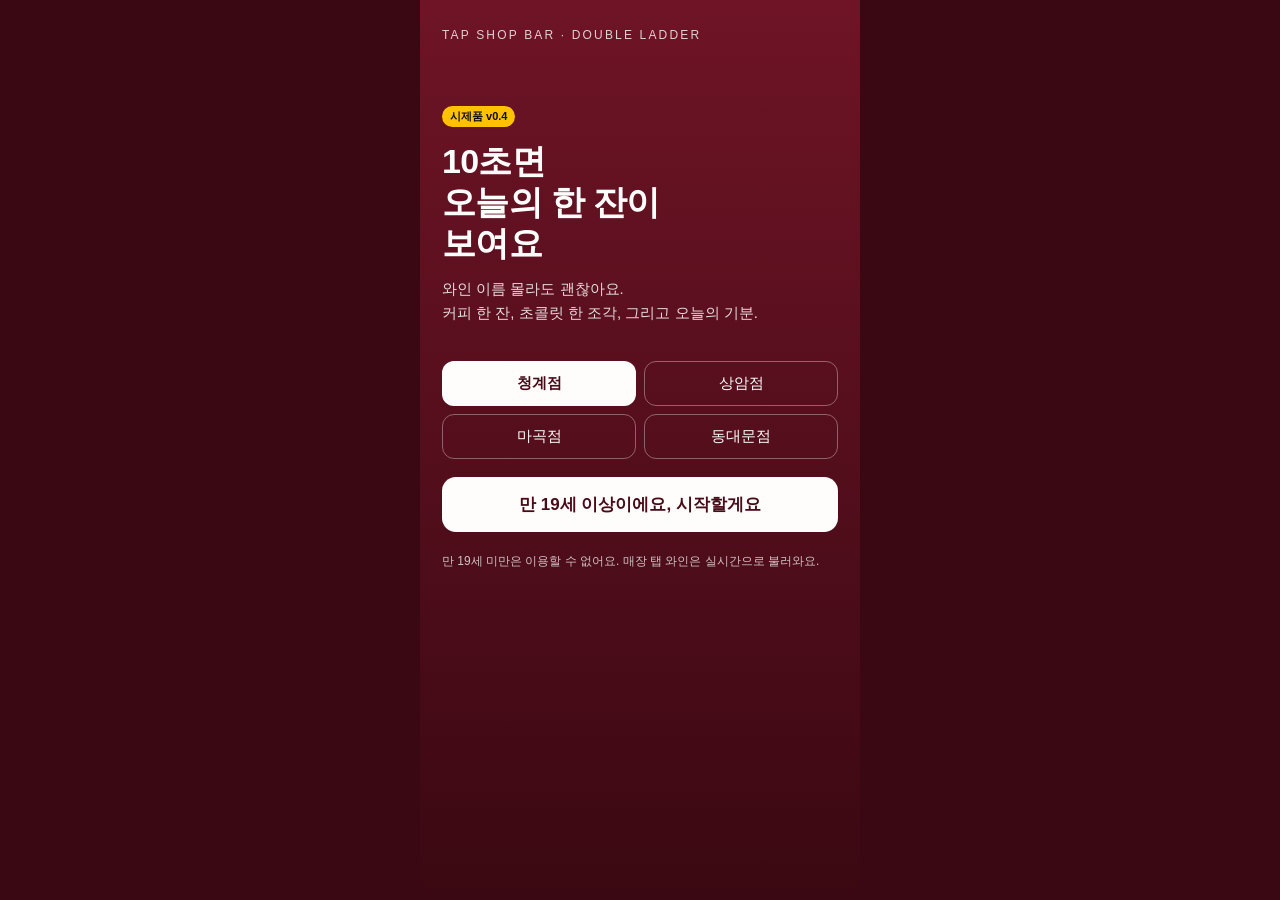
<file: ladder/index.html>
<!doctype html><html lang="ko"><head><meta charset="utf-8"><meta name="viewport" content="width=device-width,initial-scale=1,viewport-fit=cover"><meta name="robots" content="noindex,nofollow"><meta property="og:type" content="website"><meta property="og:title" content="10초 와인 사다리 · 탭샵바 시제품"><meta property="og:description" content="커피 한 잔, 초콜릿 한 조각, 오늘의 기분. 10초면 오늘의 한 잔이 보여요."><meta property="og:image" content="https://tapshopbar.github.io/tapping/ladder/og.jpg"><meta property="og:url" content="https://tapshopbar.github.io/tapping/ladder/"><meta name="twitter:card" content="summary_large_image"><title>TSB 더블 사다리 · 10초 와인 시제품 v0.4</title><style>
:root{--wine:#4A0B18;--wine2:#6E1426;--wine3:#3A0812;--navy:#141B33;--cream:#FFFDFC;--ink:#0E0E0E;--yellow:#FFC100;--blue:#156DFF;--rose:#C9A0A8;--grey:#8A8384}
*{box-sizing:border-box;-webkit-tap-highlight-color:transparent}
html,body{margin:0;background:var(--wine3);font-family:-apple-system,BlinkMacSystemFont,"Apple SD Gothic Neo","Pretendard","Noto Sans KR",sans-serif;color:var(--ink)}
.app{max-width:440px;margin:0 auto;min-height:100vh;background:var(--cream);position:relative;overflow:hidden}
.screen{display:none;padding:28px 22px 40px;min-height:100vh;animation:fade .35s ease}
.screen.on{display:block}
@keyframes fade{from{opacity:0;transform:translateY(8px)}to{opacity:1;transform:none}}
.dark{background:linear-gradient(180deg,var(--wine2),var(--wine3));color:var(--cream)}
.brand{font-size:12px;letter-spacing:.18em;opacity:.8}
.hero{margin-top:64px}
.hero h1{font-size:34px;line-height:1.2;margin:0 0 14px;letter-spacing:-.02em}
.hero p{font-size:15px;line-height:1.6;opacity:.85;margin:0}
.badge{display:inline-block;background:var(--yellow);color:var(--ink);font-size:11px;font-weight:700;padding:3px 8px;border-radius:99px;margin-bottom:14px}
.stores{display:flex;gap:8px;flex-wrap:wrap;margin:36px 0 18px}
.stores button{flex:1 1 40%;padding:12px;border-radius:12px;border:1px solid rgba(255,253,252,.35);background:transparent;color:var(--cream);font-size:15px}
.stores button.sel{background:var(--cream);color:var(--wine);font-weight:700}
.cta{display:block;width:100%;padding:16px;border:0;border-radius:14px;background:var(--cream);color:var(--wine);font-size:17px;font-weight:700;margin-top:12px}
.cta.wine{background:var(--wine);color:var(--cream)}
.ghost{display:block;width:100%;padding:12px;border:0;background:transparent;color:inherit;opacity:.7;font-size:14px;margin-top:6px}
.prog{display:flex;gap:6px;margin-bottom:28px}.prog i{flex:1;height:3px;border-radius:2px;background:#eadfe0}.prog i.on{background:var(--wine)}
.q h2{font-size:24px;line-height:1.35;margin:0 0 6px;letter-spacing:-.02em}
.q .hint{font-size:13px;color:var(--grey);margin:0 0 22px}
.opt{display:flex;align-items:center;gap:14px;padding:16px;border:1.5px solid #eee3e4;border-radius:16px;margin-bottom:10px;background:#fff;cursor:pointer;transition:all .15s}
.opt:active{transform:scale(.98)}
.opt.sel{border-color:var(--wine);background:#fbf3f4}
.opt .ic{width:44px;height:44px;border-radius:12px;flex:none;display:flex;align-items:center;justify-content:center;font-size:12px;font-weight:700;color:#fff}
.opt .t{font-size:16px;font-weight:600}.opt .s{font-size:12.5px;color:var(--grey);margin-top:2px}
.grid{display:grid;grid-template-columns:1fr 1fr;gap:10px}
.grid .opt{flex-direction:column;align-items:flex-start;margin:0;min-height:118px}
.grid .opt .ic{width:auto;height:auto;padding:4px 10px;border-radius:99px;font-size:12px}
#reading{display:none;align-items:center;justify-content:center;text-align:center}
#reading.on{display:flex}
.pulse{width:84px;height:84px;border-radius:50%;background:var(--cream);margin:0 auto 26px;animation:pl 1.2s infinite ease-in-out}
@keyframes pl{0%,100%{transform:scale(.8);opacity:.5}50%{transform:scale(1);opacity:1}}
#reading p{font-size:17px;line-height:1.6}
.tag{display:inline-block;color:#fff;font-size:12px;font-weight:700;padding:4px 10px;border-radius:99px}
#res h2{font-size:27px;line-height:1.3;margin:12px 0 6px;letter-spacing:-.02em}#res h2 em{font-style:normal;color:var(--wine)}
.lead{font-size:14px;color:#555;margin:0 0 16px}.note{font-size:12.5px;background:#fff6db;padding:8px 10px;border-radius:10px;color:#6b5400}
.wine{display:flex;gap:12px;align-items:center;background:#fff;border:1px solid #f0e6e7;border-radius:16px;padding:10px;margin:10px 0}
.wine img,.wine .noimg{width:54px;height:72px;object-fit:contain;flex:none;background:#faf6f6;border-radius:10px}
.wine.big img,.wine.big .noimg{width:70px;height:96px}
.wn{font-weight:700;font-size:15px;line-height:1.3}.wine.big .wn{font-size:17px}
.wm{font-size:12px;color:var(--grey);margin-top:2px}.wa{font-size:12px;color:var(--wine2);margin-top:4px}
.wp{font-size:13px;font-weight:700;margin-top:6px}.wp span{font-weight:400;color:var(--grey)}
.vs{text-align:center;font-weight:800;color:var(--wine);font-size:13px;letter-spacing:.2em}
.why{background:var(--navy);color:var(--cream);border-radius:16px;padding:14px 16px;margin:16px 0}
.wl{font-size:14px;line-height:1.55;margin:4px 0}.wl b{display:inline-block;min-width:38px;color:var(--yellow);font-size:12px}
.ladder{display:flex;gap:8px;margin:18px 0}.lg{flex:1}.lgn{font-size:10px;letter-spacing:.12em;color:var(--grey);margin-bottom:4px}
.rung{display:flex;gap:6px;align-items:center;padding:5px 6px;border-radius:8px;margin-bottom:3px;background:#f6efef;font-size:10px;color:#9a8f90;line-height:1.2}
.rung b{font-size:12px;min-width:16px;color:#b3a7a8}
.rung.hot{background:var(--wine);color:var(--cream);transform:scale(1.04);box-shadow:0 0 0 2px var(--yellow)}.rung.hot b{color:var(--yellow)}
.altt{font-size:12px;color:var(--grey);margin-top:10px}
.src{font-size:11px;color:var(--grey);text-align:center;margin-top:18px}
textarea{width:100%;min-height:78px;border:1.5px solid #eee3e4;border-radius:14px;padding:12px;font:inherit;font-size:15px;resize:none;background:#fff}
textarea:focus{outline:none;border-color:var(--wine)}
.lab{font-size:15px;font-weight:600;margin:18px 0 8px}.lab small{display:block;font-weight:400;color:var(--grey);font-size:12px;margin-top:2px}
.wc{background:linear-gradient(160deg,var(--wine2),var(--wine3));color:var(--cream);border-radius:22px;padding:22px 20px;position:relative;overflow:hidden}
.wch{display:flex;justify-content:space-between;font-size:10.5px;letter-spacing:.14em;opacity:.75}
.wcn{font-size:110px;font-weight:800;line-height:1;margin:14px 0 0;color:var(--yellow);letter-spacing:-.04em}
.wct{font-size:24px;font-weight:800;margin-top:4px}.wcl{font-size:13px;opacity:.75}
.wcw{margin-top:18px;font-size:13px;opacity:.85;line-height:1.5}.wcw b{font-size:18px;opacity:1}
.wcq{margin-top:12px;font-size:15px;font-style:italic;line-height:1.5;border-left:2px solid var(--yellow);padding-left:10px}
.wcr{margin-top:14px;font-size:12.5px;line-height:1.55;background:rgba(255,253,252,.08);padding:10px;border-radius:12px}
.wcs{margin-top:16px;font-size:12px;letter-spacing:.06em;opacity:.8}
.warn{margin-top:10px;font-size:9px;line-height:1.45;opacity:.6}
.agegate{margin-top:20px;font-size:12px;opacity:.75;line-height:1.5}
.ladboard{margin:14px -12px 0;border-radius:16px;padding:18px 4px 12px;background:radial-gradient(120% 60% at 50% 0%,#2a0a12 0%,#120a0d 55%,#0E0E0E 100%);color:#F4EEEA;box-shadow:inset 0 0 0 1px rgba(255,253,252,.06)}
.chhead{text-align:center;padding:2px 8px 6px}
.chb{display:flex;align-items:center;justify-content:center;gap:10px;font-family:Georgia,'Times New Roman',serif;font-style:italic;font-size:17px;letter-spacing:.02em;color:#E9DFDA}
.chb i{display:block;height:1px;width:56px;background:rgba(255,253,252,.45)}
.chw{font-size:34px;font-weight:500;letter-spacing:.06em;line-height:1.1;margin-top:2px;color:#FFFDFC}
.chw sup{font-size:9px;letter-spacing:0;vertical-align:top;position:relative;top:6px;margin-left:2px}
.chhead p{font-size:12.5px;line-height:1.65;font-weight:600;margin:10px 0 6px;color:#EDE5E1}
.chhead small{font-size:9.5px;color:rgba(237,229,225,.55)}
.tree{width:100%;height:auto;display:block;margin-top:10px;font-family:inherit}
.tree text{text-anchor:middle;font-family:inherit}
.tree .ln{fill:none;stroke:rgba(244,238,234,.32);stroke-width:1.4;stroke-linecap:round;transition:.2s}
.tree .ln.on.red{stroke:#E0364F;stroke-width:2.6}.tree .ln.on.white{stroke:#F4B544;stroke-width:2.6}.tree .ln.on.sparkling{stroke:#C9C6CC;stroke-width:2.6}
.tree .topc circle{stroke:none}
.tree .topc.red circle{fill:#C8203B}.tree .topc.white circle{fill:#F2B347}.tree .topc.sparkling circle{fill:#A8A5AC}
.tree .topc text{fill:#fff;font-size:10.5px;font-weight:800;letter-spacing:.06em;dominant-baseline:central}
.tree .topko{font-size:11px;font-weight:900}
.tree .topko.red{fill:#EE4560}.tree .topko.white{fill:#F4B544}.tree .topko.sparkling{fill:#E2DFE4}
.tree .lab text.ko{fill:#F7F2EF;font-size:11px;font-weight:800}
.tree .lab text.ko.sm{font-size:9.2px;font-weight:700;fill:#E9E2DE}
.tree .lab text.en{fill:rgba(244,238,234,.72);font-size:6px;font-weight:700;letter-spacing:.05em}
.tree .leaf{cursor:pointer}
.tree .leaf circle{fill:#FFFDFC;stroke:none;transition:.2s}
.tree .leaf text{font-size:13px;font-weight:600;dominant-baseline:central;pointer-events:none}
.tree .leaf.red text{fill:#C8203B}.tree .leaf.white text{fill:#E3A12E}.tree .leaf.sparkling text{fill:#9C99A1}
.tree .leaf.on.red circle{fill:#C8203B}.tree .leaf.on.white circle{fill:#F2B347}.tree .leaf.on.sparkling circle{fill:#A8A5AC}
.tree .leaf.on text{fill:#fff;font-weight:900}
.tree .leaf.on circle{filter:drop-shadow(0 0 6px rgba(255,255,255,.35))}
.tree .leaf.pick circle{stroke:#FFC100;stroke-width:2.4}
.ladboard.detail .tree .ln:not(.on),.ladboard.detail .tree .lab:not(.on),.ladboard.detail .tree .topc:not(.on),.ladboard.detail .tree .topko:not(.on){opacity:.42}
.ladboard.detail .tree .leaf:not(.on){opacity:.7}
.treekey{display:flex;justify-content:space-between;font-size:10.5px;font-weight:700;color:#8a8388;margin-top:2px;padding:0 2px}
.chhead p{word-break:keep-all}
.chhead small{font-size:10.5px;color:rgba(237,229,225,.7)}
.founder{margin-top:26px;padding-top:22px;border-top:1px solid #eee3e4}
.fk{font-size:11px;letter-spacing:.18em;color:var(--grey)}
.founder h3{font-size:24px;line-height:1.3;margin:6px 0 8px;letter-spacing:-.02em}.founder h3 em{font-style:normal;color:var(--wine)}
.founder>p{font-size:14px;line-height:1.6;color:#444;margin:0 0 10px}
.path{display:flex;flex-wrap:wrap;gap:6px;align-items:center;font-size:13px;margin:4px 0 8px}
.path span{background:#f6efef;border-radius:99px;padding:4px 10px}.path i{color:var(--grey);font-style:normal}.path b{background:var(--wine);color:var(--cream);border-radius:99px;padding:4px 12px}
.founder .ladboard{margin:12px -10px 0}
.ladtip{margin-top:12px;font-size:13.5px;line-height:1.6;background:#F4F0F0;border-radius:12px;padding:12px 14px;min-height:48px}
.ladtip b{color:var(--wine)}.ladtip .now{margin-top:6px;color:#555}
.twol{text-align:center;font-size:13px;font-weight:700;color:var(--wine);margin-top:16px!important}
.where{margin-top:8px;font-size:12.5px;line-height:1.45;background:#fff6db;border-radius:10px;padding:7px 9px;color:#3a2d00}.where b{display:block;font-size:11px;letter-spacing:.06em;color:#8a6a00;margin-bottom:1px}.where i{font-style:normal;color:#b5532a}
</style></head><body><div class="app">

<section class="screen dark on" id="intro"><div class="brand">TAP SHOP BAR · DOUBLE LADDER</div>
<div class="hero"><span class="badge">시제품 v0.4</span><h1>10초면<br>오늘의 한 잔이<br>보여요</h1><p>와인 이름 몰라도 괜찮아요.<br>커피 한 잔, 초콜릿 한 조각, 그리고 오늘의 기분.</p></div>
<div class="stores" id="stores"></div>
<button class="cta" onclick="show('q1')">만 19세 이상이에요, 시작할게요</button>
<p class="agegate">만 19세 미만은 이용할 수 없어요. 매장 탭 와인은 실시간으로 불러와요.</p></section>

<section class="screen q" id="q1"><div class="prog"><i class="on"></i><i></i><i></i><i></i></div><h2>커피, 어떻게 마셔요?</h2><p class="hint">입맛이 단맛·쓴맛을 얼마나 반기는지 보는 질문이에요.</p>
<div class="opt" onclick="pickOpt('coffee','black',this,()=>show('q2'))"><div class="ic" style="background:#2b1d16">블랙</div><div><div class="t">블랙 그대로</div><div class="s">아메리카노, 에스프레소</div></div></div>
<div class="opt" onclick="pickOpt('coffee','latte',this,()=>show('q2'))"><div class="ic" style="background:#a07a5a">라떼</div><div><div class="t">우유 넣어서</div><div class="s">라떼, 플랫화이트</div></div></div>
<div class="opt" onclick="pickOpt('coffee','sweet',this,()=>show('q2'))"><div class="ic" style="background:#d39a4a">달달</div><div><div class="t">달달하게</div><div class="s">바닐라, 카라멜, 시럽 추가</div></div></div>
<div class="opt" onclick="pickOpt('coffee','none',this,()=>show('q2'))"><div class="ic" style="background:#9a9090">패스</div><div><div class="t">커피 안 마셔요</div><div class="s">괜찮아요, 다음 질문으로</div></div></div></section>

<section class="screen q" id="q2"><div class="prog"><i class="on"></i><i class="on"></i><i></i><i></i></div><h2>초콜릿 한 조각만 고른다면?</h2><p class="hint">매장에서는 실제로 한 조각씩 맛보고 골라요.</p>
<div class="opt" onclick="pickOpt('choc','dark',this,()=>show('q3'))"><div class="ic" style="background:#2a1410">70%</div><div><div class="t">다크 초콜릿</div><div class="s">쌉싸름하고 진한 쪽</div></div></div>
<div class="opt" onclick="pickOpt('choc','milk',this,()=>show('q3'))"><div class="ic" style="background:#7b4a2c">밀크</div><div><div class="t">밀크 초콜릿</div><div class="s">부드럽고 적당히 단</div></div></div>
<div class="opt" onclick="pickOpt('choc','white',this,()=>show('q3'))"><div class="ic" style="background:#d8b98d">화이트</div><div><div class="t">화이트·카라멜</div><div class="s">달콤하고 크리미한</div></div></div></section>

<section class="screen q" id="q3"><div class="prog"><i class="on"></i><i class="on"></i><i class="on"></i><i></i></div><h2>오늘은 어떤 색이 끌려요?</h2><p class="hint">12 사다리의 첫 칸, 색이에요.</p>
<div class="opt" onclick="pickOpt('color','red',this,()=>show('q4'))"><div class="ic" style="background:#6E1426">레드</div><div><div class="t">레드</div><div class="s">사다리 1~6번</div></div></div>
<div class="opt" onclick="pickOpt('color','white',this,()=>show('q4'))"><div class="ic" style="background:#cdb76a">화이트</div><div><div class="t">화이트</div><div class="s">사다리 7~10번</div></div></div>
<div class="opt" onclick="pickOpt('color','rose',this,()=>show('q4'))"><div class="ic" style="background:#d98a9c">로제</div><div><div class="t">로제·핑크</div><div class="s">가볍고 화사하게</div></div></div>
<div class="opt" onclick="pickOpt('color','any',this,()=>show('q4'))"><div class="ic" style="background:#141B33">맡김</div><div><div class="t">아무거나, 맡길게요</div><div class="s">입맛에 맞춰 골라드려요</div></div></div></section>

<section class="screen q" id="q4"><div class="prog"><i class="on"></i><i class="on"></i><i class="on"></i><i class="on"></i></div><h2>오늘 이 한 잔으로<br>뭘 하고 싶어요?</h2><p class="hint">Why 사다리, 당신이 고르는 이유예요.</p><div class="grid" id="needgrid"></div></section>

<section class="screen dark" id="reading"><div><div class="pulse"></div><p>두 개의 사다리를 맞추는 중<br><span style="opacity:.7;font-size:14px">입맛의 사다리 × 마음의 사다리</span></p></div></section>

<section class="screen" id="result"><div id="res"></div>
<button class="cta wine" onclick="show('fb')">마셔봤어요 · 한 줄 남기기</button><button class="ghost" onclick="restart()">처음부터 다시</button></section>

<section class="screen" id="fb"><div class="q"><h2>어땠어요?</h2><p class="hint">짧게 써도 돼요. 이 한 줄이 다음 추천을 바꿔요.</p></div>
<div class="lab">이 잔, 어땠어요? 왜요?<small>예: 생각보다 상큼해서 친구랑 계속 이야기하게 됐어요</small></div><textarea id="fb1" placeholder="한 줄이면 충분해요"></textarea>
<div class="lab">그게 왜 좋았어요(싫었어요)?<small>Why 사다리 한 칸 위로. 코칭의 "왜?"와 같은 질문이에요.</small></div><textarea id="fb2" placeholder="한 번 더, 왜?"></textarea>
<button class="cta wine" onclick="makeCard()">나의 Why 카드 받기</button></section>

<section class="screen" id="cardscreen"><div id="card"></div><button class="cta wine" onclick="restart()">한 잔 더 고르기</button><p class="src">카드를 스크린샷으로 저장해 공유할 수 있어요.</p></section>

</div>
<script>const SNAP=[{"st":"cheonggye","d":"Red","k":"애봇 앤 델로네 카베르네 소비뇽","e":"Abbotts & Delaunay Cabernet Sauvignon","c":"프랑스","g":["카베르네 소비뇽"],"a":["블랙베리","체리","흑후추"],"pg":4000,"pt":1500,"pb":25900,"img":null},{"st":"cheonggye","d":"Red","k":"샤또 몽페라 레드","e":"Chateau Mont Perat Rouge","c":"프랑스","g":["메를로","카베르네 소비뇽","카베르네 프랑"],"a":["블랙체리","블랙커런트","허브"],"pg":5600,"pt":2100,"pb":35900,"img":"https://dfvuopx4lhr5l.cloudfront.net/alcohol_images/292.png"},{"st":"cheonggye","d":"Red","k":"로버트 몬다비 버번 배럴 카베르네소비뇽","e":"Robert Mondavi Bourbon Barrel Cabernet Sauvignon","c":"미국","g":["카베르네소비뇽"],"a":["블루베리","검은 체리","다크 초콜릿"],"pg":6400,"pt":2400,"pb":38000,"img":null},{"st":"cheonggye","d":"Red","k":"F 네그로 아마로","e":"San Marzano F Negroamaro","c":"이탈리아","g":["네그로아마로"],"a":["자두","체리","라즈베리"],"pg":9600,"pt":3600,"pb":59900,"img":"https://dfvuopx4lhr5l.cloudfront.net/alcohol_images/9.png"},{"st":"cheonggye","d":"Red","k":"아젤리아 돌체토 달바 브리코 델오리올로 DOC","e":"Azelia Dolcetto d'Alba Bricco dell'Oriolo DOC","c":"이탈리아","g":["돌체토"],"a":["블랙체리","블랙베리","바이올렛"],"pg":6400,"pt":2400,"pb":37800,"img":"https://content.tsb.wine/alcohol/images/95ef8d59-7e91-44ad-88e3-1858ce10b171.webp"},{"st":"cheonggye","d":"Red","k":"보글 메를로","e":"Bogle Merlot","c":"미국","g":["메를로"],"a":["블랙베리","플럼","초콜릿"],"pg":5600,"pt":2100,"pb":36000,"img":"https://content.tsb.wine/alcohol/images/443aba12-6fb1-4592-913b-cadda187ccc3.webp"},{"st":"cheonggye","d":"Red","k":"도멘 베사 벨리 쁘띠 에니라","e":"Domaine Bessa Valley Petit Enir","c":"불가리아","g":["메를로","쉬라","쁘띠 베르도","카베르네 소비뇽"],"a":["레드 프루츠","플럼","우디"],"pg":4800,"pt":1800,"pb":28900,"img":null},{"st":"cheonggye","d":"Red","k":"볼베르 배럴 셀렉션","e":"Volver Barrel Selection","c":"스페인","g":["템프라니요"],"a":["자두","체리","아스파라거스"],"pg":6400,"pt":2400,"pb":38000,"img":null},{"st":"cheonggye","d":"Red","k":"레드 디어 스테이션 50 쉬라즈","e":"Red Deer Station 50 Shiraz","c":"호주","g":["쉬라즈"],"a":["블랙베리","자두","초콜릿"],"pg":6400,"pt":2400,"pb":39800,"img":"https://content.tsb.wine/alcohol/images/1bad7ccb-ca55-4679-bf88-c1f6cd83c75e.webp"},{"st":"cheonggye","d":"Red","k":"킹핀 레드","e":"King pin Red","c":"스페인","g":["템프라니요","쉬라","카베르네소비"],"a":["자두","블랙베리","바닐라"],"pg":3200,"pt":1200,"pb":20000,"img":"https://dfvuopx4lhr5l.cloudfront.net/alcohol_images/459310-TSB-1722412555.png"},{"st":"cheonggye","d":"White","k":"샤또 생 미셀 콜럼비아 밸리 리슬링","e":"Chateau Ste. Michelle Columbia Valley Riesling","c":"미국","g":["리슬링"],"a":["사과","미네랄"],"pg":5600,"pt":2100,"pb":32000,"img":"https://dfvuopx4lhr5l.cloudfront.net/alcohol_images/298.png"},{"st":"cheonggye","d":"White","k":"보글 슈냉블랑","e":"Bogle Chenin Blanc","c":"미국","g":["슈냉 블랑"],"a":["아니스","복숭아","자두"],"pg":5600,"pt":2100,"pb":36000,"img":"https://dfvuopx4lhr5l.cloudfront.net/alcohol_images/459261-TSB-1718964771.png"},{"st":"cheonggye","d":"White","k":"뮤직베이 소비뇽블랑","e":"Music Bay SauvignonBlanc","c":"뉴질랜드","g":["소비뇽"],"a":["레몬","오렌지","햇복숭아"],"pg":4800,"pt":1800,"pb":27000,"img":"https://content.tsb.wine/alcohol/images/e4338b04-fd32-45db-8853-7366aedc90e2.webp"},{"st":"cheonggye","d":"White","k":"오투 말보로 소비뇽 블랑","e":"Otu Marlborough Sauvignon Blanc","c":"뉴질랜드","g":["소비뇽블랑"],"a":["레몬"],"pg":4800,"pt":1800,"pb":29000,"img":"https://content.tsb.wine/alcohol/images/36429586-4ae3-4bea-a131-27e13a4c3e32.webp"},{"st":"cheonggye","d":"Red","k":"트러블 메이커","e":"Troublemaker","c":"미국","g":["시라/쉬라즈","그르나슈","진판델","시라/쉬라즈"],"a":["코코넛","체리","바닐라"],"pg":5600,"pt":2100,"pb":33900,"img":"https://dfvuopx4lhr5l.cloudfront.net/alcohol_images/514.png"},{"st":"cheonggye","d":"Soooo good 2","k":"러브블록 말보로 소비뇽블랑","e":"Loveblock Marlborough Sauvignon Blanc","c":"뉴질랜드","g":["소비뇽 블랑"],"a":["복숭아","허브","파인애플"],"pg":6400,"pt":2400,"pb":37800,"img":"https://content.tsb.wine/alcohol/images/6b56f19a-7eb4-4e5a-9773-01ab6279de53.webp"},{"st":"cheonggye","d":"Soooo good 2","k":"애봇 앤 델로네 샤도네이","e":"Abbotts & Delaunay Chardonnay","c":"프랑스","g":["샤도네이"],"a":["배","그린애플","헤이즐넛"],"pg":4000,"pt":1500,"pb":25900,"img":"https://content.tsb.wine/alcohol/images/4044cc77-dc80-4e84-8e51-a02836d095e0.webp"},{"st":"cheonggye","d":"Soooo good 2","k":"까날라스 블랑코","e":"Canallas Blanco","c":"스페인","g":["메르세게라","모스카텔"],"a":["레몬","복숭아","아몬드"],"pg":4000,"pt":1500,"pb":22000,"img":"https://content.tsb.wine/alcohol/images/526fe85f-ddde-4e6a-b96d-546f9ae6acee.webp"},{"st":"cheonggye","d":"Soooo good 2","k":"그린베이 소비뇽블랑","e":"Green Bay Sauvignon Blanc","c":"뉴질랜드","g":["소비뇽블랑"],"a":["레몬","라임","햇사과"],"pg":4800,"pt":1800,"pb":27900,"img":"https://content.tsb.wine/alcohol/images/aaef8704-5f9e-46eb-8287-065fbddb2b70.webp"},{"st":"cheonggye","d":"vivino 2","k":"샤또 포메이","e":"Chateau Pomeys","c":"프랑스","g":["메를로","카베르네 소비뇽"],"a":["크랜베리","블랙커런트","야생 체리"],"pg":7200,"pt":2700,"pb":42000,"img":null},{"st":"cheonggye","d":"vivino 2","k":"쌩 클레어 오마카 리저브 샤도네이","e":"Saint Clair Omaka Reserve Chardonnay","c":"뉴질랜드","g":[],"a":[],"pg":6400,"pt":2400,"pb":38900,"img":null},{"st":"cheonggye","d":"TSB CREW PICK 2","k":"그로브 밀 소비뇽 블랑","e":"Grove Mill Sauvignon Blanc","c":"뉴질랜드","g":["소비뇽 블랑"],"a":["구아바","패션프루츠"],"pg":5600,"pt":2100,"pb":32000,"img":"https://dfvuopx4lhr5l.cloudfront.net/alcohol_images/1678-TSB-1698413296.png"},{"st":"cheonggye","d":"TSB CREW PICK 2","k":"타피 소비뇽 블랑","e":"TAPI sauvignon blanc","c":"뉴질랜드","g":["소비뇽 블랑"],"a":["레몬","라임","패션프루츠"],"pg":5600,"pt":2100,"pb":35000,"img":"https://dfvuopx4lhr5l.cloudfront.net/alcohol_images/484.png"},{"st":"cheonggye","d":"TSB CREW PICK 2","k":"이기갈 꼬뜨 뒤 론 루즈","e":"E.Guigal Cotes du Rhone Rouge","c":"프랑스","g":["쉬라즈","그르나쉬","무르베드르"],"a":["딸기","허브","후추"],"pg":5600,"pt":2100,"pb":34000,"img":"https://dfvuopx4lhr5l.cloudfront.net/alcohol_images/403.png"},{"st":"cheonggye","d":"Red","k":"까날라스 틴토","e":"Canallas Tinto","c":"스페인","g":["템프라니요","모나스트렐"],"a":["체리","자두","바닐라"],"pg":4000,"pt":1500,"pb":22000,"img":"https://content.tsb.wine/alcohol/images/b7bb8a34-2bd5-4965-99fb-5046e99f35d9.webp"},{"st":"cheonggye","d":"Red","k":"마츠 엘 피카로","e":"El Picaro, Matsu","c":"스페인","g":["템프라니요"],"a":["체리","블루베리","라즈베리"],"pg":4000,"pt":1500,"pb":26000,"img":"https://dfvuopx4lhr5l.cloudfront.net/alcohol_images/%E1%84%86%E1%85%A1%E1%84%8E%E1%85%B3+%E1%84%8B%E1%85%A6%E1%86%AF+%E1%84%91%E1%85%B5%E1%84%8F%E1%85%A1%E1%84%85%E1%85%A9.png"},{"st":"cheonggye","d":"Red","k":"시데랄","e":"Sideral","c":"칠레","g":["카베르네소비뇽","카베르네프랑","카르미네르","쉬라즈","쁘띠베르도"],"a":["블랙커런트","삼나무","체리"],"pg":8800,"pt":3300,"pb":55000,"img":"https://dfvuopx4lhr5l.cloudfront.net/alcohol_images/327.png"},{"st":"cheonggye","d":"Red","k":"집집락 쉬라즈 카베르네","e":"JIP JIP ROCKS Shiraz Cabernet","c":"호주","g":["쉬라즈","카베르네소비뇽"],"a":["블랙 베리","자두","시나몬"],"pg":4000,"pt":1500,"pb":24800,"img":"https://dfvuopx4lhr5l.cloudfront.net/alcohol_images/459370-TSB-1729073921.png"},{"st":"cheonggye","d":"White","k":"킹핀 화이트","e":"King Pin White","c":"스페인","g":["샤르도네","소비뇽블랑","리슬링"],"a":["레몬","라임","리치"],"pg":3200,"pt":1200,"pb":20000,"img":null},{"st":"cheonggye","d":"White","k":"제니 비냐 알테 소아베 클라시코","e":"Zeni, Soave Vigne Alte Classico","c":"이탈리아","g":["가르가네가","트레비아노","샤도네이"],"a":["레몬","레몬 제스트","자몽"],"pg":4800,"pt":1800,"pb":30000,"img":null},{"st":"cheonggye","d":"White","k":"리마페레 소비뇽 블랑","e":"Rimapere Sauvignon Blanc","c":"뉴질랜드","g":["소비뇽 블랑"],"a":["감귤","구즈베리","미네랄"],"pg":5600,"pt":2100,"pb":31800,"img":"https://content.tsb.wine/alcohol/images/1da57de8-d724-4acc-816b-83a318ac5e15.webp"},{"st":"cheonggye","d":"White","k":"스톤 베이 소비뇽 블랑","e":"Stonebay Sauvignon Blanc","c":"뉴질랜드","g":["소비뇽 블랑"],"a":["허브","패션후르츠","레몬"],"pg":4000,"pt":1500,"pb":25900,"img":"https://dfvuopx4lhr5l.cloudfront.net/alcohol_images/1138.png"},{"st":"cheonggye","d":"White","k":"쓰리 브룸즈 말보로 소비뇽블랑","e":"Three Brooms MARLBOROUGH SAUVIGNON BLANC","c":"뉴질랜드","g":["소비뇽 블랑"],"a":["레몬 그라스","라임","미네랄리티"],"pg":6400,"pt":2400,"pb":37900,"img":null},{"st":"cheonggye","d":"White","k":"테 파 소비뇽 블랑","e":"Te pa Sauvignon Blanc","c":"뉴질랜드","g":["소비뇽 블랑"],"a":["라임 자몽 제스트","패션프루트","엘더 플라워"],"pg":6400,"pt":2400,"pb":39800,"img":"https://content.tsb.wine/alcohol/images/1abb4d16-26e2-4aba-bf2f-9eac071b3b67.webp"},{"st":"cheonggye","d":"FAZER","k":"콥케 리저브 토니","e":"KOPKE RESERVA TAWNY","c":"포르투갈","g":["틴타 로리츠","투리가 나시오날","투링가 프랑카"],"a":["카라멜","초콜렛","오크"],"pg":5600,"pt":2100,"pb":33900,"img":"https://dfvuopx4lhr5l.cloudfront.net/alcohol_images/464.png"},{"st":"cheonggye","d":"FAZER","k":"퀘베도 토니 포트 10y","e":"Quevedo Tawny Port 10y ","c":"포르투갈","g":["투리가 나시오날","투리가 프란카","틴타 로리즈","틴타 바로카"],"a":["자두","건포도","헤이즐넛"],"pg":8800,"pt":3300,"pb":55000,"img":"https://content.tsb.wine/alcohol/images/1dd619a7-82d3-4c1f-a84a-8ace1eae921b.webp"},{"st":"cheonggye","d":"Red","k":"마초맨","e":"Casa Rojo Machoman","c":"스페인","g":["모나스트렐"],"a":["체리","로즈마리","가죽"],"pg":8000,"pt":3000,"pb":48000,"img":"https://dfvuopx4lhr5l.cloudfront.net/alcohol_images/178.png"},{"st":"cheonggye","d":"Red","k":"비주엘라 셀렉시온 템프라니요","e":"Viyuela Seleccion Tempranillo","c":"스페인","g":["템프라니요"],"a":["블랙베리","바닐라","담배"],"pg":5600,"pt":2100,"pb":31900,"img":"https://content.tsb.wine/alcohol/images/89ff20bd-f4b9-4f90-ae58-d047561a45a4.webp"},{"st":"cheonggye","d":"White","k":"쿠케리 소노마 샤도네이","e":" Kukeri Sonoma Coast Chardonnay","c":"미국","g":["샤도네이"],"a":["레몬 제스트","배","사과"],"pg":12800,"pt":4800,"pb":79000,"img":"https://content.tsb.wine/alcohol/images/72191880-7fc3-4285-885b-3e2c7e963b34.webp"},{"st":"cheonggye","d":"White","k":"보글 샤르도네","e":"Bogle Chardonnay","c":"미국","g":["샤르도네"],"a":["레몬","망고","버터 스카치"],"pg":5600,"pt":2100,"pb":36000,"img":"https://content.tsb.wine/alcohol/images/2d898191-b942-4145-900b-b4cc962289bd.webp"},{"st":"cheonggye","d":"SWEET_AND_ROSE","k":"페리와인즈 핑크라벨","e":"Pery Wines Pink Labael","c":"조지아","g":["사페라비"],"a":["장미꽃","라일락","딸기"],"pg":6400,"pt":2400,"pb":39900,"img":"https://content.tsb.wine/alcohol/images/9044f121-5309-4c8f-95f3-6317a23bc10f.webp"},{"st":"cheonggye","d":"SWEET_AND_ROSE","k":"버메스터 10y 토니 포트","e":"Burmester, 10 Year Old Tawny Port","c":"포르투갈","g":["포트 블랜드"],"a":["농익은 과일","꿀","견과류"],"pg":12800,"pt":4800,"pb":79900,"img":null},{"st":"sangam","d":"SAUVIGNON_BLANC","k":"리버 송 소비뇽 블랑","e":"River Song Sauvignon Blanc","c":"뉴질랜드","g":["소비뇽 블랑"],"a":["레몬","라임","자몽"],"pg":3200,"pt":1200,"pb":18900,"img":"https://content.tsb.wine/alcohol/images/602429f5-b39a-49c0-acc4-a7c12a71ed8c.webp"},{"st":"sangam","d":"SAUVIGNON_BLANC","k":"티키 싱글빈야드 소비뇽블랑","e":"Tiki Single Vineyard Sauvignon Blanc","c":"뉴질랜드","g":["소비뇽블랑"],"a":["레몬","라임","오렌지"],"pg":5600,"pt":2100,"pb":32000,"img":"https://content.tsb.wine/alcohol/images/595d1a63-3c77-4701-bc1a-62c13db53eb4.webp"},{"st":"sangam","d":"SAUVIGNON_BLANC","k":"러시안잭 소비뇽 블랑","e":"Russian Jack Sauvignon Blanc","c":"뉴질랜드","g":["소비뇽블랑"],"a":["레몬","레몬 제스트","자몽"],"pg":4800,"pt":1800,"pb":27900,"img":"https://dfvuopx4lhr5l.cloudfront.net/alcohol_images/119.png"},{"st":"sangam","d":"SWEET_AND_ROSE","k":"킨즈마라울리 마라니, 킨즈마라울리","e":"Kindzmarauli Marani, Kindzmarauli","c":"조지아","g":["사페라비"],"a":["블랙베리","라즈베리","자두"],"pg":6400,"pt":2400,"pb":39900,"img":null},{"st":"sangam","d":"SWEET_AND_ROSE","k":"펠리시타 로제","e":"Eclipse Felicita Rose","c":"조지아","g":["사페라비"],"a":["라즈베리","자몽","딸기"],"pg":5600,"pt":2100,"pb":32900,"img":"https://content.tsb.wine/alcohol/images/6952460a-ba76-4d4a-a243-8647453b4488.webp"},{"st":"sangam","d":"SWEET_AND_ROSE","k":"두르뜨 뉘메로 엥 로제","e":"Dourthe Numero 1 Rose","c":"프랑스","g":["카베르네 프랑","카베르네 소비뇽","메를로"],"a":["사과","살구","장미꽃"],"pg":4000,"pt":1500,"pb":21000,"img":null},{"st":"sangam","d":"TSB PICK 6","k":"레살테 오리겐","e":"Origen de Resalte","c":"스페인","g":["템프라니요"],"a":["블랙베리","블랙커런트","감초"],"pg":9600,"pt":3600,"pb":59900,"img":null},{"st":"sangam","d":"TSB PICK 6","k":"페리와인즈 레드라벨","e":"Pery Wines Red Labael","c":"조지아","g":["사페라비"],"a":["블랙베리","체리","자두"],"pg":6400,"pt":2400,"pb":39900,"img":"https://content.tsb.wine/alcohol/images/2732cdc5-d3ea-45d8-adbd-1cf47cf322d0.webp"},{"st":"sangam","d":"Red","k":"비주엘라 리제르바 템프라니요","e":"Viyuela Reserva Tempranillo","c":"스페인","g":["템프라니요"],"a":["블랙베리","검은 자두","카카오"],"pg":8800,"pt":3300,"pb":55900,"img":null},{"st":"sangam","d":"Red","k":"그린베이 피노 누아","e":"Green Bay Pinot Noir","c":"뉴질랜드","g":["피노 누아"],"a":["체리","라즈베리","야생 딸기"],"pg":6400,"pt":2400,"pb":36900,"img":null},{"st":"sangam","d":"Red","k":"러브블록 센트럴 오타고 피노누아","e":"Loveblock Central Otago Pinot Noir","c":"뉴질랜드","g":["피노 누아"],"a":["체리","딸기","붉은 자두"],"pg":8000,"pt":3000,"pb":52000,"img":"https://content.tsb.wine/alcohol/images/643648a8-57d5-4c1d-9c8e-dc0c9b922de6.webp"},{"st":"sangam","d":"FRANCE","k":"르 84 레드","e":"Le 84 Red","c":"프랑스","g":["시라","그르나슈"],"a":["레드베리","검은 체리","딸기"],"pg":7200,"pt":2700,"pb":45000,"img":"https://content.tsb.wine/alcohol/images/e967a4b1-8f4d-459f-9110-23401164d3f5.webp"},{"st":"sangam","d":"FRANCE","k":"이기갈 꼬뜨 뒤 론 블랑","e":"E.Guigal, Cotes du Rhone Blanc","c":"프랑스","g":["비오니에","루산느","마르산느","클레렛"],"a":["살구","복숭아","아카시아"],"pg":5600,"pt":2100,"pb":34000,"img":"https://dfvuopx4lhr5l.cloudfront.net/alcohol_images/404.png"},{"st":"sangam","d":"ITALY","k":"폰타나프레다 가비 디 가비","e":"FontanaFredda Gavi di Gavi","c":"이탈리아","g":["코르테제"],"a":["레몬","라임","리치"],"pg":6400,"pt":2400,"pb":41800,"img":null},{"st":"sangam","d":"USA","k":"섹슈얼 초콜릿","e":"Sexual Chocolat","c":"미국","g":["진판델","쉬라즈"],"a":["체리","블랙베리","향신료"],"pg":9600,"pt":3600,"pb":59900,"img":"https://dfvuopx4lhr5l.cloudfront.net/alcohol_images/311.png"},{"st":"sangam","d":"SPAIN","k":"마츠 엘 레시오","e":"Matsu El Recio","c":"스페인","g":["템프라니요"],"a":["블랙베리","다크초콜렛","훈제"],"pg":5600,"pt":2100,"pb":35000,"img":"https://dfvuopx4lhr5l.cloudfront.net/alcohol_images/%EB%A7%88%EC%B8%A0_%EC%97%98_%EB%A0%88%EC%8B%9C%EC%98%A4-removebg-preview.png"},{"st":"sangam","d":"SPAIN","k":"레살테 벤디미아 셀렉시오나다","e":"Resalte Vendimia Seleccionada","c":"스페인","g":["템프라니요"],"a":["블랙베리","흑자두","감초"],"pg":5600,"pt":2100,"pb":33900,"img":"https://content.tsb.wine/alcohol/images/2e2cf7ac-66f2-4bde-a301-0ed157a4de1c.webp"},{"st":"sangam","d":"PORT_WINE","k":"퀘베도 토니 포트 10y","e":"Quevedo Tawny Port 10y ","c":"포르투갈","g":["투리가 나시오날","투리가 프란카","틴타 로리즈","틴타 바로카"],"a":["자두","건포도","헤이즐넛"],"pg":8800,"pt":3300,"pb":55000,"img":"https://content.tsb.wine/alcohol/images/1dd619a7-82d3-4c1f-a84a-8ace1eae921b.webp"},{"st":"sangam","d":"PORT_WINE","k":"퀘베도 화이트 포트","e":"Quevedo White Port","c":"포르투갈","g":["말바시아 피나","구베이오","비오지뉴","모스카델","라비가토"],"a":["파인애플","사과","봄 꿀"],"pg":4800,"pt":1800,"pb":29800,"img":"https://content.tsb.wine/alcohol/images/8d2df7f9-9136-4e5e-8164-280df220369e.webp"},{"st":"sangam","d":"PORT_WINE","k":"퀘베도 루비 포트","e":"Quevedo Ruby Port","c":"포르투갈","g":["뚜리가 나시오날","뚜리갈 프란카","틴타 로리"],"a":["붉은 체리","체리 잼","다크 초콜릿"],"pg":4800,"pt":1800,"pb":29800,"img":"https://content.tsb.wine/alcohol/images/c62c0f8c-9aaa-49db-a321-31be62afae6b.webp"},{"st":"sangam","d":"White","k":"리마페레 소비뇽 블랑","e":"Rimapere Sauvignon Blanc","c":"뉴질랜드","g":["소비뇽 블랑"],"a":["감귤","구즈베리","미네랄"],"pg":5600,"pt":2100,"pb":31800,"img":"https://content.tsb.wine/alcohol/images/1da57de8-d724-4acc-816b-83a318ac5e15.webp"},{"st":"sangam","d":"White","k":"페리와인즈 옐로우라벨","e":"Pery Wines Yellow Label","c":"조지아","g":["르카치텔리"],"a":["레몬","라임","오렌지"],"pg":6400,"pt":2400,"pb":40900,"img":"https://content.tsb.wine/alcohol/images/1fd4af5c-c60d-47f4-a53e-aa98d0026e16.webp"},{"st":"magok","d":"WINE21_PICK","k":"블랙빌리 올드바인 그르나슈","e":"Black billy old vine grenache","c":"호주","g":["그르나슈"],"a":["딸기","라즈베리","체리"],"pg":7200,"pt":2700,"pb":43000,"img":"https://content.tsb.wine/alcohol/images/533493dc-7fef-4c49-8121-5e57b85bca87.webp"},{"st":"magok","d":"WINE21_PICK","k":"바라 로제","e":"Vara Rose","c":"루마니아","g":["메를로","페테아스카 네아그라"],"a":["크렌베리","딸기","라즈베리"],"pg":4000,"pt":1500,"pb":21000,"img":"https://dfvuopx4lhr5l.cloudfront.net/alcohol_images/Vara+Rose.png"},{"st":"magok","d":"WINE21_PICK","k":"카 데이 프라티 이 프라티 루가나","e":"Ca dei Frati I Frati Lugana","c":"이탈리아","g":["트루비아나"],"a":["레몬","살구","흰 꽃"],"pg":7200,"pt":2700,"pb":44300,"img":"https://content.tsb.wine/alcohol/images/e8554842-4ec4-4560-b6de-ed1824d83985.webp"},{"st":"magok","d":"SAUVIGNON_BLANC","k":"러시안잭 소비뇽 블랑","e":"Russian Jack Sauvignon Blanc","c":"뉴질랜드","g":["소비뇽블랑"],"a":["레몬","레몬 제스트","자몽"],"pg":4800,"pt":1800,"pb":27900,"img":"https://dfvuopx4lhr5l.cloudfront.net/alcohol_images/119.png"},{"st":"magok","d":"SAUVIGNON_BLANC","k":"도멘 디노쇼 레 드쉬 AOP 투렌 소비뇽 블랑","e":"Domaine Dinocheau Les Dessus Touraine Sauvignon Bl","c":"프랑스","g":["소비뇽 블랑"],"a":["자몽","레몬","열대과일"],"pg":5600,"pt":2100,"pb":35900,"img":null},{"st":"magok","d":"SAUVIGNON_BLANC","k":"티키 싱글빈야드 소비뇽블랑","e":"Tiki Single Vineyard Sauvignon Blanc","c":"뉴질랜드","g":["소비뇽블랑"],"a":["레몬","라임","오렌지"],"pg":5600,"pt":2100,"pb":32000,"img":"https://content.tsb.wine/alcohol/images/595d1a63-3c77-4701-bc1a-62c13db53eb4.webp"},{"st":"magok","d":"CHARDONNAY","k":"타라파카 그란 리제르바 샤르도네","e":"Tarapaca, Gran Reserva Chardonnay","c":"칠레","g":["샤르도네"],"a":["레몬","라임","바나나"],"pg":6400,"pt":2400,"pb":37000,"img":"https://content.tsb.wine/alcohol/images/0c15e0bf-9731-4721-a5de-e1eadfd28d0a.webp"},{"st":"magok","d":"CHARDONNAY","k":"레벨 릿지 샤르도네","e":"Rebel Ridge Chardonny","c":"미국","g":["샤르도네"],"a":["레몬","바닐라","토스트"],"pg":5600,"pt":2100,"pb":32400,"img":"https://content.tsb.wine/alcohol/images/219cd804-cbe4-4bde-b4b7-8ec3345febe0.webp"},{"st":"magok","d":"CHARDONNAY","k":"그린베이 샤도네이","e":"Green Bay Chardonnay","c":"뉴질랜드","g":["샤도네이"],"a":["파인애플","멜론","레몬 제스트"],"pg":4800,"pt":1800,"pb":27900,"img":"https://content.tsb.wine/alcohol/images/9811287d-f4c0-4b6d-a476-066e9d30fb56.webp"},{"st":"magok","d":"OTHER_WHITE","k":"쓰리 브룸즈 싱글 빈야드 리슬링","e":"Three Brooms Single Vineyard Riesling","c":"뉴질랜드","g":["리슬링"],"a":["청사과","꿀","밀랍"],"pg":6400,"pt":2400,"pb":37900,"img":null},{"st":"magok","d":"OTHER_WHITE","k":"티키 싱글빈야드 리슬링","e":"Tiki Single Vineyard Riesling","c":"뉴질랜드","g":["리슬링"],"a":["레몬","라임","자몽"],"pg":5600,"pt":2100,"pb":32000,"img":"https://content.tsb.wine/alcohol/images/71b0ab79-6889-4418-b565-4c8fa70714d6.webp"},{"st":"magok","d":"Red","k":"카를로 사니 수수마니엘로","e":"Carlot Sani Susumaniello","c":"이탈리아","g":["수수마니엘로"],"a":["초콜릿","꽃","자두"],"pg":4800,"pt":1800,"pb":27900,"img":"https://dfvuopx4lhr5l.cloudfront.net/alcohol_images/433.png"},{"st":"magok","d":"Red","k":"끌로 드 로스 씨에떼","e":"Clos de los Siete","c":"아르헨티나","g":["말벡","메를로","카베르네 소비뇽","ETC"],"a":["배","자두","오크"],"pg":8800,"pt":3300,"pb":57000,"img":"https://dfvuopx4lhr5l.cloudfront.net/alcohol_images/684.png"},{"st":"magok","d":"Red","k":"그린베이 피노 누아","e":"Green Bay Pinot Noir","c":"뉴질랜드","g":["피노 누아"],"a":["체리","라즈베리","야생 딸기"],"pg":6400,"pt":2400,"pb":36900,"img":null},{"st":"magok","d":"Red","k":"로버트 몬다비 프라이빗 셀렉션  카베르네 소비뇽","e":"Robert Mondavi Private Selection Cabernet Sauvigno","c":"미국","g":["카베르네소비뇽","쁘띠 시라","따나"],"a":["블랙베리","블랙체리","후추"],"pg":6400,"pt":2400,"pb":38000,"img":"https://content.tsb.wine/alcohol/images/6fbc63e6-463f-48ea-9eea-9e4b9d2f8e80.webp"},{"st":"magok","d":"Red","k":"샤또 모네 보르도","e":"Chateau Bonnet Bordeaux","c":"프랑스","g":["메를로","카베르네 소비뇽"],"a":["체리","라즈베리","피망"],"pg":7200,"pt":2700,"pb":44900,"img":"https://content.tsb.wine/alcohol/images/7825ccb3-40a8-45e1-b1d7-30af91963c4c.webp"},{"st":"magok","d":"Red","k":"레살테 벤디미아 셀렉시오나다","e":"Resalte Vendimia Seleccionada","c":"스페인","g":["템프라니요"],"a":["블랙베리","흑자두","감초"],"pg":5600,"pt":2100,"pb":33900,"img":"https://content.tsb.wine/alcohol/images/2e2cf7ac-66f2-4bde-a301-0ed157a4de1c.webp"},{"st":"magok","d":"Red","k":"F 네그로 아마로","e":"San Marzano F Negroamaro","c":"이탈리아","g":["네그로아마로"],"a":["자두","체리","라즈베리"],"pg":9600,"pt":3600,"pb":59900,"img":"https://dfvuopx4lhr5l.cloudfront.net/alcohol_images/9.png"},{"st":"magok","d":"PORT_SHERRY","k":"버메스터 토니 포트","e":"Burmester Tawny Porto","c":"포르투갈","g":["포트 블랜드"],"a":["토피","초콜릿","캐러멜"],"pg":4800,"pt":1800,"pb":29900,"img":"https://content.tsb.wine/alcohol/images/f63e1f13-7ad2-4b98-a065-52ae8c83d8c7.webp"},{"st":"magok","d":"PORT_SHERRY","k":"퀘베도 루비 포트","e":"Quevedo Ruby Port","c":"포르투갈","g":["뚜리가 나시오날","뚜리갈 프란카","틴타 로리"],"a":["붉은 체리","체리 잼","다크 초콜릿"],"pg":4800,"pt":1800,"pb":29800,"img":"https://content.tsb.wine/alcohol/images/c62c0f8c-9aaa-49db-a321-31be62afae6b.webp"},{"st":"magok","d":"PORT_SHERRY","k":"퀘베도 화이트 포트","e":"Quevedo White Port","c":"포르투갈","g":["말바시아 피나","구베이오","비오지뉴","모스카델","라비가토"],"a":["파인애플","사과","봄 꿀"],"pg":4800,"pt":1800,"pb":29800,"img":"https://content.tsb.wine/alcohol/images/8d2df7f9-9136-4e5e-8164-280df220369e.webp"},{"st":"dongdaemun","d":"FRANCE","k":"샤또 드 말랑장 이브","e":"Chateau de Malengin Eve","c":"프랑스","g":["메를로"],"a":["자두","블랙베리","라벤더"],"pg":12800,"pt":4800,"pb":81000,"img":null},{"st":"dongdaemun","d":"FRANCE","k":"애봇 앤 델로네 카베르네 소비뇽","e":"Abbotts & Delaunay Cabernet Sauvignon","c":"프랑스","g":["카베르네 소비뇽"],"a":["블랙베리","체리","흑후추"],"pg":4000,"pt":1500,"pb":25900,"img":null},{"st":"dongdaemun","d":"FRANCE","k":"르 84 레드","e":"Le 84 Red","c":"프랑스","g":["시라","그르나슈"],"a":["레드베리","검은 체리","딸기"],"pg":7200,"pt":2700,"pb":45000,"img":"https://content.tsb.wine/alcohol/images/e967a4b1-8f4d-459f-9110-23401164d3f5.webp"},{"st":"dongdaemun","d":"USA","k":"오린스위프트 파피용","e":"Orin Swift Paplillon ","c":"미국","g":["카베르네 소비뇽","메를로","말벡"],"a":["삼나무","장미꽃","체리"],"pg":28000,"pt":10500,"pb":182000,"img":"https://dfvuopx4lhr5l.cloudfront.net/alcohol_images/727-TSB-1689832344.png"},{"st":"dongdaemun","d":"USA","k":"셀레스테 서울 에디션","e":"Celeste Seoul Edition","c":"스페인","g":["템프라니요"],"a":["블랙베리","블랙 체리","블루베리 잼"],"pg":7200,"pt":2700,"pb":45000,"img":"https://content.tsb.wine/alcohol/images/20b1eacd-c68e-4d99-8ea7-e657686a2bc1.webp"},{"st":"dongdaemun","d":"AUS_SPAIN","k":"비주엘라 셀렉시온 템프라니요","e":"Viyuela Seleccion Tempranillo","c":"스페인","g":["템프라니요"],"a":["블랙베리","바닐라","담배"],"pg":5600,"pt":2100,"pb":31900,"img":"https://content.tsb.wine/alcohol/images/89ff20bd-f4b9-4f90-ae58-d047561a45a4.webp"},{"st":"dongdaemun","d":"AUS_SPAIN","k":"그린베이 피노 누아","e":"Green Bay Pinot Noir","c":"뉴질랜드","g":["피노 누아"],"a":["체리","라즈베리","야생 딸기"],"pg":6400,"pt":2400,"pb":36900,"img":null},{"st":"dongdaemun","d":"CHARDONNAY#2","k":"쓰리 브룸즈 싱글 빈야드 리슬링","e":"Three Brooms Single Vineyard Riesling","c":"뉴질랜드","g":["리슬링"],"a":["청사과","꿀","밀랍"],"pg":6400,"pt":2400,"pb":37900,"img":null},{"st":"dongdaemun","d":"SAUVIGNON_BLANC","k":"오투 말보로 소비뇽 블랑","e":"Otu Marlborough Sauvignon Blanc","c":"뉴질랜드","g":["소비뇽블랑"],"a":["레몬"],"pg":4800,"pt":1800,"pb":29000,"img":"https://content.tsb.wine/alcohol/images/36429586-4ae3-4bea-a131-27e13a4c3e32.webp"},{"st":"dongdaemun","d":"SAUVIGNON_BLANC","k":"리버 송 소비뇽 블랑","e":"River Song Sauvignon Blanc","c":"뉴질랜드","g":["소비뇽 블랑"],"a":["레몬","라임","자몽"],"pg":3200,"pt":1200,"pb":18900,"img":"https://content.tsb.wine/alcohol/images/602429f5-b39a-49c0-acc4-a7c12a71ed8c.webp"},{"st":"dongdaemun","d":"vivino 2","k":"아네모 르카치텔리","e":"Anemo Rkatsiteli","c":"조지아","g":["르카치텔리"],"a":["풋사과","모과","멜론"],"pg":8000,"pt":3000,"pb":49900,"img":"https://content.tsb.wine/alcohol/images/74e01d02-e44b-47d3-ab12-6c40bf739b2a.webp"},{"st":"dongdaemun","d":"vivino 2","k":"슈타인샤든 클래식 그뤼너 벨트리너","e":"Steinschaden Grüner Veltliner Classic","c":"오스트리아","g":["그뤼너 벨트리너"],"a":["사과","시트러스","후추"],"pg":4800,"pt":1800,"pb":31500,"img":"https://content.tsb.wine/alcohol/images/541afe52-ddfa-48f7-b06f-c732c7298f2b.webp"},{"st":"dongdaemun","d":"TSB CREW PICK 1","k":"까날라스 블랑코","e":"Canallas Blanco","c":"스페인","g":["메르세게라","모스카텔"],"a":["레몬","복숭아","아몬드"],"pg":4000,"pt":1500,"pb":22000,"img":"https://content.tsb.wine/alcohol/images/526fe85f-ddde-4e6a-b96d-546f9ae6acee.webp"},{"st":"dongdaemun","d":"TSB CREW PICK 1","k":"신퀀타 꼴레찌오네","e":"San Marzano Collezione Cinquanta ","c":"이탈리아","g":["프리미티보","네그로아마로"],"a":["블랙베리","바닐라","체리"],"pg":7200,"pt":2700,"pb":43000,"img":"https://dfvuopx4lhr5l.cloudfront.net/alcohol_images/332.png"},{"st":"dongdaemun","d":"vivino","k":"러브블록 센트럴 오타고 피노누아","e":"Loveblock Central Otago Pinot Noir","c":"뉴질랜드","g":["피노 누아"],"a":["체리","딸기","붉은 자두"],"pg":8000,"pt":3000,"pb":52000,"img":"https://content.tsb.wine/alcohol/images/643648a8-57d5-4c1d-9c8e-dc0c9b922de6.webp"},{"st":"dongdaemun","d":"WHISKEY","k":"그라함 파인 루비 포트","e":"Grahams, Fine Ruby Port","c":"포르투갈","g":["투리가 나시오날","틴타 바로카","투리가 프란카","틴타 로리즈"],"a":["블랙베리","초콜릿","카라멜"],"pg":6400,"pt":2400,"pb":38000,"img":"https://dfvuopx4lhr5l.cloudfront.net/alcohol_images/19.png"},{"st":"dongdaemun","d":"WHISKEY","k":"퀘베도 로제 포트","e":"Quevedo Rosé Port","c":"포르투갈","g":["투리가 나시오날","투리가 프란카","틴타 로리즈","틴타 바로카"],"a":["딸기","라즈베리","수박"],"pg":5600,"pt":2100,"pb":32800,"img":null},{"st":"dongdaemun","d":"WINE21_PICK","k":"펠리시타 로제","e":"Eclipse Felicita Rose","c":"조지아","g":["사페라비"],"a":["라즈베리","자몽","딸기"],"pg":5600,"pt":2100,"pb":32900,"img":"https://content.tsb.wine/alcohol/images/6952460a-ba76-4d4a-a243-8647453b4488.webp"},{"st":"dongdaemun","d":"Soooo good 2","k":"페리와인즈 핑크라벨","e":"Pery Wines Pink Labael","c":"조지아","g":["사페라비"],"a":["장미꽃","라일락","딸기"],"pg":6400,"pt":2400,"pb":39900,"img":"https://content.tsb.wine/alcohol/images/9044f121-5309-4c8f-95f3-6317a23bc10f.webp"},{"st":"dongdaemun","d":"Soooo good 2","k":"마담 드 레인","e":"Madame de Rayne","c":"프랑스","g":["소테른"],"a":["설탕에 절인 파인애플","말린 살구","복숭아"],"pg":11200,"pt":4200,"pb":69000,"img":"https://dfvuopx4lhr5l.cloudfront.net/alcohol_images/2333-TSB-1723707049.png"},{"st":"dongdaemun","d":"Soooo good 2","k":"라다치니 아이스","e":"Radacini Ice Wine ","c":"몰도바 공화국","g":["리슬링"],"a":["살구","복숭아","멜론"],"pg":14400,"pt":5400,"pb":44900,"img":"https://dfvuopx4lhr5l.cloudfront.net/alcohol_images/1676-TSB-1696824578.png"}];

const LADDER_OVERRIDE={'카를로 사니 수수마니엘로':3,'카를로 사니 네로 디 트로이':3,'테라자스 리저브 말벡':3,'세인트 할렛 블랙 클레이 쉬라즈':3,'파머스 립':3,'산타헬레나 그란 리제르바':4,'타라파카 그란 리제르바 샤르도네':9,'타라파카 그란 리제르바':4,'토레스 그란 코로나스':4,'라운드 힐 cs':4,'더 하입':4,'집집락 cs':4,'집집락 쉬라즈 카베르네':4,'킹핀 레드':5,'마츠 엘 피카로':5,'엘레베 카리냥':5,'르 쁘띠 피크니끄 레드':5,'타라파카 리제르바 샤르도네':9,'타라파카 리제르바':6,'첸토리 모스카토':7,'우니꼬':8,'제라르 베르트랑 꼬뜨 뮈스카':8,'로버트 몬다비 ps 버터리':9,'라운드힐 샤르도네':9,'집집락 샤르도네':9,'킹핀 화이트':10,'미누티':10,'폰세카 타우니':1,'칸티 브라케토':2,'바바 로제타':2,'칸티 모스카토':11,'루이 페드리에':12,'샹동':12};
function ladderOf(w){
  const n=(w.wine_ko||'')+' '+(w.wine_en||''); const gl=(w.grape_ko||[]); const g=gl.join('/'); const g1=(gl[0]||'')+' '+n; const a=(w.aroma||[]).join(',');
  const key=(w.wine_ko||'').trim().toLowerCase();
  for(const k of Object.keys(LADDER_OVERRIDE).sort((a,b)=>b.length-a.length)){ if(key.startsWith(k.toLowerCase())) return LADDER_OVERRIDE[k]; }
  const has=(re,s)=>re.test(s);
  if(has(/화이트 포트|white port/i,n)) return 7;
  if(has(/로제 포트|rose port/i,n)) return 2;
  if(has(/포트|port|토니|tawny/i,n)) return 1;
  if(has(/아이스|소테른|sauternes|ice wine/i,n+' '+g)) return 7;
  if(has(/킨즈마라울리|kindzmarauli/i,n)) return 2;
  if(has(/까바|브뤼|스파클링|프로세코|샴페인|cava|brut|prosecco|champagne/i,n)) return has(/스위트|모스카토|dolce|sweet/i,n)?11:12;
  if(has(/로제|핑크|rose|rosé|pink/i,n)) return 10;
  const red=/카베르네|cabernet|메를로|merlot|쉬라|시라|syrah|shiraz|템프라니요|tempranillo|피노 ?누아|pinot noir|말벡|malbec|그르나|grenache|돌체토|네그로|진판델|프리미티보|모나스트렐|사페라비|산지오베제|수수마니엘로|카르미네르|가메|투리가|틴타|페테아스카/i;
  const white=/소비뇽 ?블랑|sauvignon blanc|^소비뇽$|샤르도네|샤도네이|chardonnay|리슬링|riesling|슈냉|chenin|비오니에|르카치텔리|그뤼너|코르테제|가르가네가|트루비아나|메르세게라|모스카텔|피노 ?그리|소비뇽블랑/i;
  const firstWhite = has(white,(gl[0]||'')) || (!gl.length && has(white,n));
  const isRed = !firstWhite && has(red,g+' '+n);
  if(isRed){
    if(has(/피노|그르나|돌체토|가메|pinot|grenache/i,(gl[0]||n))) return has(/후추|허브|피망|흙|가죽|로즈마리/,a)?6:5;
    return has(/오크|담배|가죽|삼나무|토스트|배럴|리제르바|리저브|그란|reserva|barrel|10y/i,a+' '+n)?4:3;
  }
  if(has(/리슬링|riesling/i,g1)) return has(/꿀|밀랍/,a)?8:10;
  if(has(/샤르도네|샤도네이|chardonnay|비오니에|슈냉|chenin/i,(gl[0]||'')+' '+(gl.length?'':n))) return 9;
  if(has(white,g+' '+n)) return 10;
  return 0;
}

const STORES={cheonggye:'청계',sangam:'상암',magok:'마곡',dongdaemun:'동대문'};
const LADDER={1:['레드','달콤 · 묵직','포트처럼 진하고 달콤한 레드'],2:['레드','달콤 · 가벼움','가볍고 달콤한 레드·로제'],3:['레드','드라이 · 묵직 · 과일향','과일 향이 먼저 오는 묵직한 레드'],4:['레드','드라이 · 묵직 · 숙성향','오크·가죽·삼나무, 숙성 향의 묵직한 레드'],5:['레드','드라이 · 가벼움 · 꽃향','꽃과 붉은 과일, 가볍고 부드러운 레드'],6:['레드','드라이 · 가벼움 · 스파이시','후추·허브, 가볍고 스파이시한 레드'],7:['화이트','달콤 · 묵직','꿀과 말린 과일, 진하고 달콤한 화이트'],8:['화이트','달콤 · 가벼움','꽃과 꿀, 가볍고 달콤한 화이트'],9:['화이트','드라이 · 풍성 · 열대과일','버터·열대과일, 풍성한 화이트'],10:['화이트','드라이 · 가벼움 · 시트러스','레몬·자몽, 상큼한 화이트·로제'],11:['스파클링','달콤 · 캐주얼','달콤하게 톡 터지는 스파클링'],12:['스파클링','드라이 · 크리스프','깔끔하고 시원한 스파클링']};
const SHORT={1:'달콤·묵직',2:'달콤·가벼움',3:'묵직·과일',4:'묵직·숙성',5:'가벼움·꽃',6:'가벼움·스파이시',7:'달콤·묵직',8:'달콤·가벼움',9:'풍성·열대',10:'가벼움·시트러스',11:'달콤·캐주얼',12:'드라이·크리스프'};
const NEAR={1:[2,4,3],2:[1,5,8],3:[4,5,1],4:[3,1,6],5:[6,3,2],6:[5,4,3],7:[8,9,1],8:[7,10,2],9:[10,7,8],10:[9,8,12],11:[8,2,12],12:[10,9,11]};
const NEEDS={
 certainty:{card:'실패 없는 한 잔',sub:'오늘은 편안하게',persona:'단골',emoji:'안심',color:'#2E5E4E'},
 variety:{card:'처음 보는 한 잔',sub:'오늘은 새롭게',persona:'탐험가',emoji:'모험',color:'#B5532A'},
 significance:{card:'오늘은 특별하게',sub:'좋은 날, 좋은 잔',persona:'주인공',emoji:'특별',color:'#7A1F3D'},
 connection:{card:'같이 나누는 한 잔',sub:'함께라서 좋은',persona:'호스트',emoji:'함께',color:'#9C4A6B'},
 growth:{card:'비교하며 알아가기',sub:'차이를 느껴보는',persona:'탐구자',emoji:'배움',color:'#2F4A7A'},
 contribution:{card:'이야기가 있는 한 잔',sub:'작은 산지를 응원하는',persona:'응원자',emoji:'의미',color:'#6B5B2E'}
};
const FAMILIAR=/카베르네|메를로|소비뇽|샤르도네|샤도네이|피노 ?누아|쉬라즈|말벡/;
const FAM_COUNTRY=/프랑스|미국|뉴질랜드|호주|칠레/;
const UNUSUAL_C=/조지아|불가리아|몰도바|루마니아|오스트리아|포르투갈/;
const UNUSUAL_G=/사페라비|르카치텔리|수수마니엘로|네그로|돌체토|모나스트렐|그뤼너|코르테제|트루비아나|메르세게라|페테아스카|슈냉/;
const STORY=[[/조지아/,'8천 년 와인 역사의 조지아, 토착 품종으로 빚은 와인이에요.'],[/올드바인|old vine/i,'수십 년 된 늙은 포도나무(올드바인)에서 온 와인이에요.'],[/싱글 ?빈야드/,'한 밭(싱글 빈야드)의 개성을 그대로 담은 와인이에요.'],[/AOP|DOC|AOC/,'원산지 보호 등급을 받은 작은 산지의 와인이에요.'],[/불가리아|몰도바|루마니아/,'잘 알려지지 않은 동유럽 산지를 응원하는 선택이에요.']];
const KW={certainty:/익숙|무난|편안|편해|안전|실패|늘|역시|믿|아는/,variety:/새롭|새로|처음|신기|독특|색다|의외|놀라|낯선/,significance:/고급|특별|비싼|귀한|자랑|인정|최고|축하|기념/,connection:/같이|함께|친구|나눠|대화|분위기|사람|연인|가족/,growth:/비교|알게|배웠|차이|공부|궁금|이해|맛보/,contribution:/의미|응원|생산자|지역|이야기|가치|착한|역사/};
let S={store:'cheonggye',coffee:null,choc:null,color:null,need:null,wines:[],live:false,ladder:null,pick:null};
const $=s=>document.querySelector(s);
function show(id){document.querySelectorAll('.screen').forEach(e=>e.classList.remove('on'));$('#'+id).classList.add('on');window.scrollTo(0,0);}
function won(n){return n?Number(n).toLocaleString('ko-KR')+'원':'-';}
async function loadTaps(){
  try{const r=await fetch('https://api.tsb.wine/public/taps?store='+S.store,{cache:'no-store'});if(!r.ok)throw 0;const j=await r.json();const out=[];
    j.dispensers.forEach(d=>d.slots.forEach(s=>{if(s.status==='on'&&s.category==='Wine'&&!(s.remaining_pct!=null&&s.remaining_pct<5))out.push({st:S.store,dn:d.dispenser,sl:s.slot,rp:s.remaining_pct,d:d.title,k:(s.wine_ko||'').trim(),e:s.wine_en,c:s.country_ko,g:s.grape_ko||[],a:(s.aroma||[]).slice(0,3),pg:s.price_glass,pt:s.price_taste,pb:s.bottle_price,img:s.image_url});}));
    if(!out.length)throw 0;S.wines=out;S.live=true;}
  catch(e){S.wines=SNAP.filter(w=>w.st===S.store);S.live=false;}
  S.wines.forEach(w=>w.L=ladderOf({wine_ko:w.k,wine_en:w.e,grape_ko:w.g,aroma:w.a}));
}
function computeLadder(){
  const sw={black:0,latte:1,sweet:2,none:1}[S.coffee]+{dark:0,milk:1,white:2}[S.choc];
  const body={black:2,latte:1,sweet:0,none:1}[S.coffee]+{dark:2,milk:1,white:0}[S.choc];
  const sweet=sw>=3, full=body>=3;
  let c=S.color; if(c==='any') c=full?'red':'white';
  if(c==='rose') return sweet?2:10;
  if(c==='red'){ if(sweet) return full?1:2; if(full) return (S.coffee==='black'&&S.choc==='dark')?4:3; return S.coffee==='black'?6:5; }
  if(sweet) return full?7:8; return full?9:10;
}
function scoreFor(w,need,all){
  const txt=w.k+' '+(w.e||'')+' '+w.g.join('/')+' '+w.c;const prices=all.map(x=>x.pg||0).sort((a,b)=>a-b);const med=prices[Math.floor(prices.length/2)]||0;
  const fam=(FAMILIAR.test(w.g.join('/')+w.k)?1:0)+(FAM_COUNTRY.test(w.c||'')?1:0);const un=(UNUSUAL_C.test(w.c||'')?1:0)+(UNUSUAL_G.test(w.g.join('/')+w.k)?1:0);
  const fruity=/딸기|체리|라즈베리|복숭아|레몬|자두|사과|망고|파인애플/.test(w.a.join(','))?1:0;
  switch(need){
    case 'certainty':return fam*2-un*2-Math.abs((w.pg||0)-med)/4000;
    case 'variety':return un*3-fam;
    case 'significance':return (w.pg||0)/1000+(/리저브|리제르바|그란|10y|싱글|에디션|파피용/.test(txt)?3:0);
    case 'connection':return fruity*2+fam-Math.abs((w.pg||0)-med)/5000;
    case 'growth':return fam+(w.a.length?1:0);
    case 'contribution':return (STORY.some(([re])=>re.test(txt))?4:0)+un;
  }
}
function storyOf(w){const txt=w.k+' '+(w.e||'')+' '+w.c;for(const [re,s] of STORY) if(re.test(txt)) return s;return w.c+'의 '+(w.g[0]||'와인')+', 이 와인이 어디서 왔는지부터 이야기가 시작돼요.';}
function recommend(){
  const want=computeLadder();let L=want,pool=S.wines.filter(w=>w.L===L),moved=false;
  if(!pool.length){for(const n of NEAR[want]){const p=S.wines.filter(w=>w.L===n);if(p.length){L=n;pool=p;moved=true;break;}}}
  if(!pool.length){pool=S.wines.slice();L=pool[0]?.L||want;moved=true;}
  const uniq=[];const seen=new Set();pool.forEach(w=>{if(!seen.has(w.k)){seen.add(w.k);uniq.push(w);}});
  const ranked=uniq.map(w=>({w,s:scoreFor(w,S.need,uniq)})).sort((a,b)=>b.s-a.s).map(x=>x.w);
  let pick=ranked[0],pair=null;
  if(S.need==='growth'){const g0=(pick.g[0]||'');pair=ranked.find(x=>x!==pick&&((x.g[0]||'')===g0&&x.c!==pick.c))||ranked.find(x=>x!==pick&&x.c!==pick.c)||ranked[1]||null;}
  S.ladder=L;S.want=want;S.moved=moved;S.pick=pick;S.pair=pair;S.alts=ranked.filter(x=>x!==pick&&x!==pair).slice(0,2);
}
function needLine(){const w=S.pick,n=S.need,g=w.g[0]||'와인';
  if(n==='certainty')return '오늘은 실패 없는 한 잔. 익숙한 '+g+' 중에서 지금 탭에 있는 가장 믿음직한 걸로 골랐어요.';
  if(n==='variety')return '오늘은 처음 보는 한 잔. '+(w.c||'')+'의 '+g+', 아마 처음 만나실 거예요.';
  if(n==='significance')return '오늘은 주인공. 지금 이 매장 '+S.ladder+'번 사다리에서 가장 귀한 한 잔이에요.';
  if(n==='connection')return '오늘은 함께. 누구나 좋아할 과일 향이라 나눠 마시기 좋아요. 보틀로는 '+won(w.pb)+'.';
  if(n==='growth')return S.pair?'오늘은 비교. 테이스팅 잔(30ml) 두 개를 나란히: '+w.k+' vs '+S.pair.k+'. 차이를 말로 해보면 내 입맛이 보여요.':'오늘은 알아가기. 테이스팅 잔으로 먼저 맛보고 이야기 나눠요.';
  if(n==='contribution')return '오늘은 이야기가 있는 한 잔. '+storyOf(w);
}
function rungsHTML(active){let h='<div class="ladder">';const groups=[['RED',1,6],['WHITE',7,10],['SPARKLING',11,12]];
  for(const [gname,a,b] of groups){h+='<div class="lg"><div class="lgn">'+gname+'</div>';for(let i=a;i<=b;i++){h+='<div class="rung'+(i===active?' hot':'')+'"><b>'+i+'</b><span>'+SHORT[i]+'</span></div>';}h+='</div>';}
  return h+'</div>';}
function whereHTML(w){if(!w.dn)return '';return '<div class="where"><b>여기서 따르세요</b>'+STORES[S.store]+' · '+w.dn+'번 탭 기계 · '+w.sl+'번째 칸'+(w.rp!=null&&w.rp<20?' <i>곧 바뀔 수 있어요</i>':'')+'</div>';}
function wineCard(w,big){return '<div class="wine'+(big?' big':'')+'">'+(w.img?'<img src="'+w.img+'" alt="">':'<div class="noimg"></div>')+'<div class="wi"><div class="wn">'+w.k+'</div><div class="wm">'+[w.c,(w.g||[]).slice(0,2).join(' · ')].filter(Boolean).join(' / ')+'</div>'+(w.a.length?'<div class="wa">'+w.a.join(' · ')+'</div>':'')+'<div class="wp">잔 '+won(w.pg)+' <span>· 테이스팅 '+won(w.pt)+'</span></div>'+(big?whereHTML(w):'')+'</div></div>';}
async function goResult(){
  show('reading');await Promise.all([loadTaps(),new Promise(r=>setTimeout(r,1400))]);recommend();
  const N=NEEDS[S.need],L=LADDER[S.ladder];
  $('#res').innerHTML='<div class="tag" style="background:'+N.color+'">'+N.emoji+'</div>'
   +'<h2>오늘 당신은<br><em>'+S.ladder+'번 사다리의 '+N.persona+'</em></h2>'
   +'<p class="lead">'+L[0]+' · '+L[2]+'</p>'
   +(S.moved?'<p class="note">원래 맞는 칸은 '+S.want+'번인데 지금 탭에 없어서, 가장 가까운 '+S.ladder+'번에서 골랐어요.</p>':'')
   +wineCard(S.pick,true)+(S.pair?'<div class="vs">VS</div>'+wineCard(S.pair,true):'')
   +'<div class="why"><div class="wl"><b>맛</b>'+L[2]+'. 커피·초콜릿 답으로 찾은 칸이에요.</div><div class="wl"><b>이유</b>'+needLine()+'</div></div>'
   +founderHTML()
   +(S.alts.length?'<div class="alt"><div class="altt">같은 칸 다른 잔</div>'+S.alts.map(w=>wineCard(w,false)).join('')+'</div>':'')
   +'<p class="src">'+STORES[S.store]+' 탭 '+(S.live?'실시간':'스냅샷(11/13)')+' 기준 · 시제품 v0.4</p>';
  show('result');bindTree('#res');
}
function tagNeed(t){let best=null,bc=0;for(const k in KW){const m=(t.match(new RegExp(KW[k].source,'g'))||[]).length;if(m>bc){bc=m;best=k;}}return best;}
function makeCard(){
  const t1=$('#fb1').value.trim(),t2=$('#fb2').value.trim();const tag=tagNeed(t1+' '+t2)||S.need;const N=NEEDS[S.need],T=NEEDS[tag];
  const same=tag===S.need;const d=new Date();const ds=(d.getMonth()+1)+'.'+d.getDate();
  $('#card').innerHTML='<div class="wc"><div class="wch"><span>MY WHY CARD</span><span>'+STORES[S.store]+' · '+ds+'</span></div>'
   +'<div class="wcn">'+S.ladder+'</div><div class="wct">'+S.ladder+'번 사다리의 '+N.persona+'</div><div class="wcl">'+LADDER[S.ladder][1]+'</div>'
   +'<div class="wcw">오늘 고른 이유<br><b>'+N.card+'</b></div>'
   +(t1?'<div class="wcq">“'+t1.replace(/</g,'&lt;')+'”</div>':'')
   +'<div class="wcr">당신의 한 줄에서 읽힌 why: <b>'+T.emoji+' · '+T.card+'</b>'+(same?' (고른 이유와 같아요. 진심이었네요.)':' (고를 땐 '+N.emoji+', 마시고 보니 '+T.emoji+'. 이 차이가 당신의 진짜 취향이에요.)')+'</div>'
   +'<div class="wcs">wine is second americano</div><div class="warn">경고: 지나친 음주는 뇌졸중, 기억력 손상이나 치매를 유발합니다. 임신 중 음주는 기형아 출생 위험을 높입니다. 음주운전은 자신과 다른 사람의 생명을 위태롭게 할 수 있습니다.</div></div>'
   +'<p class="src">시제품: 한 줄 판정은 키워드 방식이에요. 실제 서비스는 Jev가 판정합니다.</p>'+founderHTML();
  show('cardscreen');bindTree('#card');
}
const TREE = (() => {
  const XS = [32, 90, 148, 206, 264, 322];
  const leaves = [
    ['red/sweet/full',1,0,0],['red/sweet/light',2,1,0],['red/dry/full/aroma',3,2,0],['red/dry/full/bouquet',4,3,0],['red/dry/light/floral',5,4,0],['red/dry/light/savory',6,5,0],
    ['white/sweet/full',7,0,1],['white/sweet/light',8,1,1],['white/dry/full',9,2,1],['white/dry/light',10,3,1],
    ['sparkling/sweet',11,4,1],['sparkling/dry',12,5,1]];
  const LBL = {
    sweet:{ko:['달콤'],en:['SWEET']}, dry:{ko:['안달콤'],en:['DRY']},
    full:{ko:['무거운'],en:['FULL-','BODIED']}, light:{ko:['가벼운'],en:['LIGHT-','BODIED']},
    'red/dry/full/aroma':{ko:['과일','꽃향기가','풍부한'],en:['AROMA']},
    'red/dry/full/bouquet':{ko:['과일향보다','오크숙성향이','두드러진'],en:['BOUQUET']},
    'red/dry/light/floral':{ko:['이끼물풀향','딸기향','꽃향'],en:['MOSSY, GRASSY','& FLORAL']},
    'red/dry/light/savory':{ko:['과일향보다','감칠맛','미네랄맛'],en:['SAVORY','& MINERAL']},
    'white/dry/full':{ko:['열대과일','바닐라','꿀, 너트'],en:['TROPICAL','& NUTTY'],desc:1},
    'white/dry/light':{ko:['자몽','레몬','허브, 꽃'],en:['CITRUS, HERBAL','& FLORAL'],desc:1}
  };
  const TOP = { red:['RED','레드'], white:['WHITE','화이트'], sparkling:['SPARK','LING','스파클링'] };
  const RH = 300, Y = { 0:30, 1:100, 2:150, 3:196 }, CY = 270;
  const X = {}, ROW = {};
  leaves.forEach(([k,,i,r]) => { X[k] = XS[i]; ROW[k] = r; });
  const nodes = {};
  leaves.forEach(([k]) => { const p = k.split('/'); for (let d = 1; d <= p.length; d++) { const id = p.slice(0,d).join('/'); (nodes[id] = nodes[id] || []).push(X[k]); } });
  const nx = id => { const a = nodes[id]; return (Math.min(...a) + Math.max(...a)) / 2; };
  return { leaves, LBL, TOP, RH, Y, CY, X, ROW, nodes, nx };
})();
function treeSvg(hl, on){
  const { leaves, LBL, TOP, RH, Y, CY, ROW, nodes, nx } = TREE;
  const pre = new Set(); if (hl) { const p = hl.split('/'); for (let d = 1; d <= p.length; d++) pre.add(p.slice(0,d).join('/')); }
  const onLeaf = leaves.find(l => l[1] === on); if (onLeaf) { const p = onLeaf[0].split('/'); for (let d = 1; d <= p.length; d++) pre.add(p.slice(0,d).join('/')); }
  const rowOf = id => ROW[leaves.find(l => l[0].startsWith(id))[0]] * RH;
  let lines = '', labs = '', lv = '';
  const bottom = {};
  const edge = (t, x1, y1, x2, y2, isOn) => { const m = y1 + (y2 - y1) * .5; const r = Math.min(8, Math.abs(x2 - x1) / 2, (y2 - y1) / 2);
    const dir = x2 > x1 ? 1 : -1;
    const d = Math.abs(x2 - x1) < 1 ? `M${x1} ${y1} V${y2}` : `M${x1} ${y1} V${m - r} Q${x1} ${m} ${x1 + dir*r} ${m} H${x2 - dir*r} Q${x2} ${m} ${x2} ${m + r} V${y2}`;
    lines += `<path class="ln ${t}${isOn?' on':''}" d="${d}"/>`; };
  const label = (id, x, y, t, isOn, force) => {
    const last = id.split('/').pop(), L = force || LBL[id] || LBL[last]; const big = L.ko.length === 1;
    let h = '', yy = y;
    L.ko.forEach(s => { h += `<text class="ko${big?'':' sm'}" x="${x}" y="${yy}">${s}</text>`; yy += big ? 12 : 11.5; });
    yy += big ? 0 : 1.5;
    L.en.forEach(s => { h += `<text class="en" x="${x}" y="${yy}">${s}</text>`; yy += 7.5; });
    labs += `<g class="lab ${t}${isOn?' on':''}">${h}</g>`;
    bottom[id] = yy - 3;
  };
  ['red','white','sparkling'].forEach(t => {
    const oy = rowOf(t), x = nx(t), isOn = pre.has(t), T = TOP[t];
    const txt = T.length === 3 ? `<text x="${x}" y="${oy+Y[0]-4}">${T[0]}</text><text x="${x}" y="${oy+Y[0]+8}">${T[1]}</text>` : `<text x="${x}" y="${oy+Y[0]+2}">${T[0]}</text>`;
    labs += `<g class="topc ${t}${isOn?' on':''}"><circle cx="${x}" cy="${oy+Y[0]}" r="23"/>${txt}</g><text class="topko ${t}${isOn?' on':''}" x="${x}" y="${oy+Y[0]+40}">${T[T.length-1]}</text>`;
    bottom[t] = oy + Y[0] + 46;
  });
  Object.keys(nodes).sort((a,b) => a.split('/').length - b.split('/').length).forEach(id => {
    const p = id.split('/'), d = p.length - 1; if (d === 0) return;
    const t = p[0], oy = rowOf(t), x = nx(id), par = p.slice(0,-1).join('/');
    const y = oy + Y[d];
    edge(t, nx(par), bottom[par] + 3, x, y - 13, pre.has(id));
    if (LBL[id] && LBL[id].desc) { label(id, x, y, t, pre.has(id), LBL[p[d]]); const b = bottom[id], y3 = oy + Y[3];
      lines += `<path class="ln ${t}${pre.has(id)?' on':''}" d="M${x} ${b + 4} V${y3 - 13}"/>`; label(id, x, y3, t, pre.has(id), LBL[id]); }
    else label(id, x, y, t, pre.has(id));
  });
  leaves.forEach(([k, no]) => {
    const t = k.split('/')[0], oy = rowOf(t), x = nx(k), isOn = pre.has(k) || on === no;
    lines += `<path class="ln ${t}${isOn?' on':''}" d="M${x} ${bottom[k] + 4} V${oy + CY - 17}"/>`;
    lv += `<g class="leaf ${t}${on===no?' on':''}" data-no="${no}"><circle cx="${x}" cy="${oy+CY}" r="15"/><text x="${x}" y="${oy+CY}">${no}</text></g>`;
  });
  return `<svg class="tree" viewBox="0 0 354 ${RH*2-6}" role="img" aria-label="12 사다리">${lines}${labs}${lv}</svg>`;
}
const CHACHA = `<div class="chhead"><div class="chb"><i></i>chacha<i></i></div><div class="chw">12 WINES<sup>(R)</sup></div><p>차차 12 와인 사다리타기는 와인을 크게 12가지 카테고리로 나눠서 <br>입맛과 취향에 맞춰 와인을 쉽게 고를 수 있도록 만들었습니다. <br>자신의 기호에 맞는 와인을 골라보세요.</p><small>Copyright © 2014 chacha. all right reserved.</small></div>`;
const board = (hl, on, head, cls) => `<div class="ladboard${cls?' '+cls:''}">${head?CHACHA:''}${treeSvg(hl, on)}</div>`;
const pathOf = no => (TREE.leaves.find(l => l[1] === no) || [''])[0];


const SHEET_WINES={"1":"폰세카 타우니 포트, 콥케 리저브 토니","2":"칸티 브라케토","3":"카를로 사니 수수마니엘로, 카를로 사니 네로 디 트로이, 테라자스 리저브 말벡, 파머스 립 패더웨이 쉬라즈","4":"타라파카 그란 리제르바, 산타헬레나 그란 리제르바, 토레스 그란 코로나스, 라운드 힐 CS, 더 하입 CS","5":"마츠 엘 피카로, 엘레베 카리냥, 르 쁘띠 피크니끄 레드","6":"타라파카 리제르바 (카르미네르, 카베르네 소비뇽)","7":"첸토리 모스카토 디 파비아","8":"우니꼬, 제라르 베르트랑 꼬뜨 뮈스카 로제","9":"로버트 몬다비 PS 버터리 샤르도네, 라운드힐 샤르도네, 타라파카 리제르바 샤르도네","10":"말보로 소블 4종, 피노그리 2종, 슈냉블랑 2종, 팀아담스 리슬링, 노떼로사 베르멘티노, 르 쁘띠 피크니끄 화이트·로제, 미누티 엠","11":"칸티 모스카토 다스티","12":"루이 페드리에 브뤼, 생 클레어 비카스 초이스 소블 버블스, 샹동 가든 스피리츠"};
const SEG={red:'레드',white:'화이트',sparkling:'스파클링',sweet:'달콤',dry:'안달콤',full:'무거운',light:'가벼운',aroma:'과일·꽃향',bouquet:'숙성향',floral:'이끼·딸기·꽃향',savory:'감칠맛·미네랄'};
function founderHTML(){const L=S.ladder,p=pathOf(L).split('/');
 return '<div class="founder"><div class="fk">THE FIRST LADDER</div><h3>이 12 사다리는<br><em>나기정 대표</em>가 만들었어요</h3>'
 +'<p>와인 이름을 몰라도 입맛만으로 고를 수 있게 만든 "차차 12 WINES"(2014)예요. 오늘 당신은 이 길로 내려왔어요.</p>'
 +'<div class="path">'+p.map(s=>'<span>'+(SEG[s]||s)+'</span><i>→</i>').join('')+'<b>'+L+'번</b></div>'
 +board(pathOf(L),L,true,'detail')
 +'<div class="ladtip">번호를 눌러 보세요. 대표님이 고른 대표 와인과 지금 탭에 있는 와인이 나와요.</div>'
 +'<p class="twol">입맛의 사다리 (차차 12 WINES) × 마음의 사다리 (Life Span)<br>= 더블 사다리</p></div>';}
function bindTree(scope){const root=document.querySelector(scope);root.querySelectorAll('.tree .leaf').forEach(c=>c.addEventListener('click',()=>{root.querySelectorAll('.tree .leaf').forEach(z=>z.classList.remove('pick'));c.classList.add('pick');const n=+c.dataset.no;const now=[...new Set(S.wines.filter(w=>w.L===n).map(w=>w.k))];
 root.querySelector('.ladtip').innerHTML='<b>'+n+'번</b> · '+LADDER[n][1]+(n===S.ladder?' ← <b>오늘 내 칸</b>':'')+'<br>대표님 추천: '+(SHEET_WINES[n]||'-')+'<div class="now">지금 '+STORES[S.store]+' 탭: '+(now.length?now.slice(0,4).join(', ')+(now.length>4?' 외 '+(now.length-4)+'종':''):'없음')+'</div>';}));}

function pickOpt(group,val,el,next){S[group]=val;el.parentElement.querySelectorAll('.opt').forEach(o=>o.classList.remove('sel'));el.classList.add('sel');setTimeout(()=>next(),220);}

function restart(){S.coffee=S.choc=S.color=S.need=null;document.querySelectorAll('.opt').forEach(o=>o.classList.remove('sel'));$('#fb1').value='';$('#fb2').value='';show('intro');}
(function init(){
  const st=$('#stores');Object.entries(STORES).forEach(([k,v])=>{const b=document.createElement('button');b.textContent=v+'점';if(k===S.store)b.classList.add('sel');b.onclick=()=>{S.store=k;st.querySelectorAll('button').forEach(x=>x.classList.remove('sel'));b.classList.add('sel');};st.appendChild(b);});
  const g=$('#needgrid');Object.entries(NEEDS).forEach(([k,n])=>{const d=document.createElement('div');d.className='opt';d.innerHTML='<div class="ic" style="background:'+n.color+'">'+n.emoji+'</div><div class="t">'+n.card+'</div><div class="s">'+n.sub+'</div>';d.onclick=()=>pickOpt('need',k,d,goResult);g.appendChild(d);});
  const p=new URLSearchParams(location.search).get('store');if(p&&STORES[p]){S.store=p;st.querySelectorAll('button').forEach((b,i)=>b.classList.toggle('sel',Object.keys(STORES)[i]===p));}
})();
</script></body></html>
</file>
